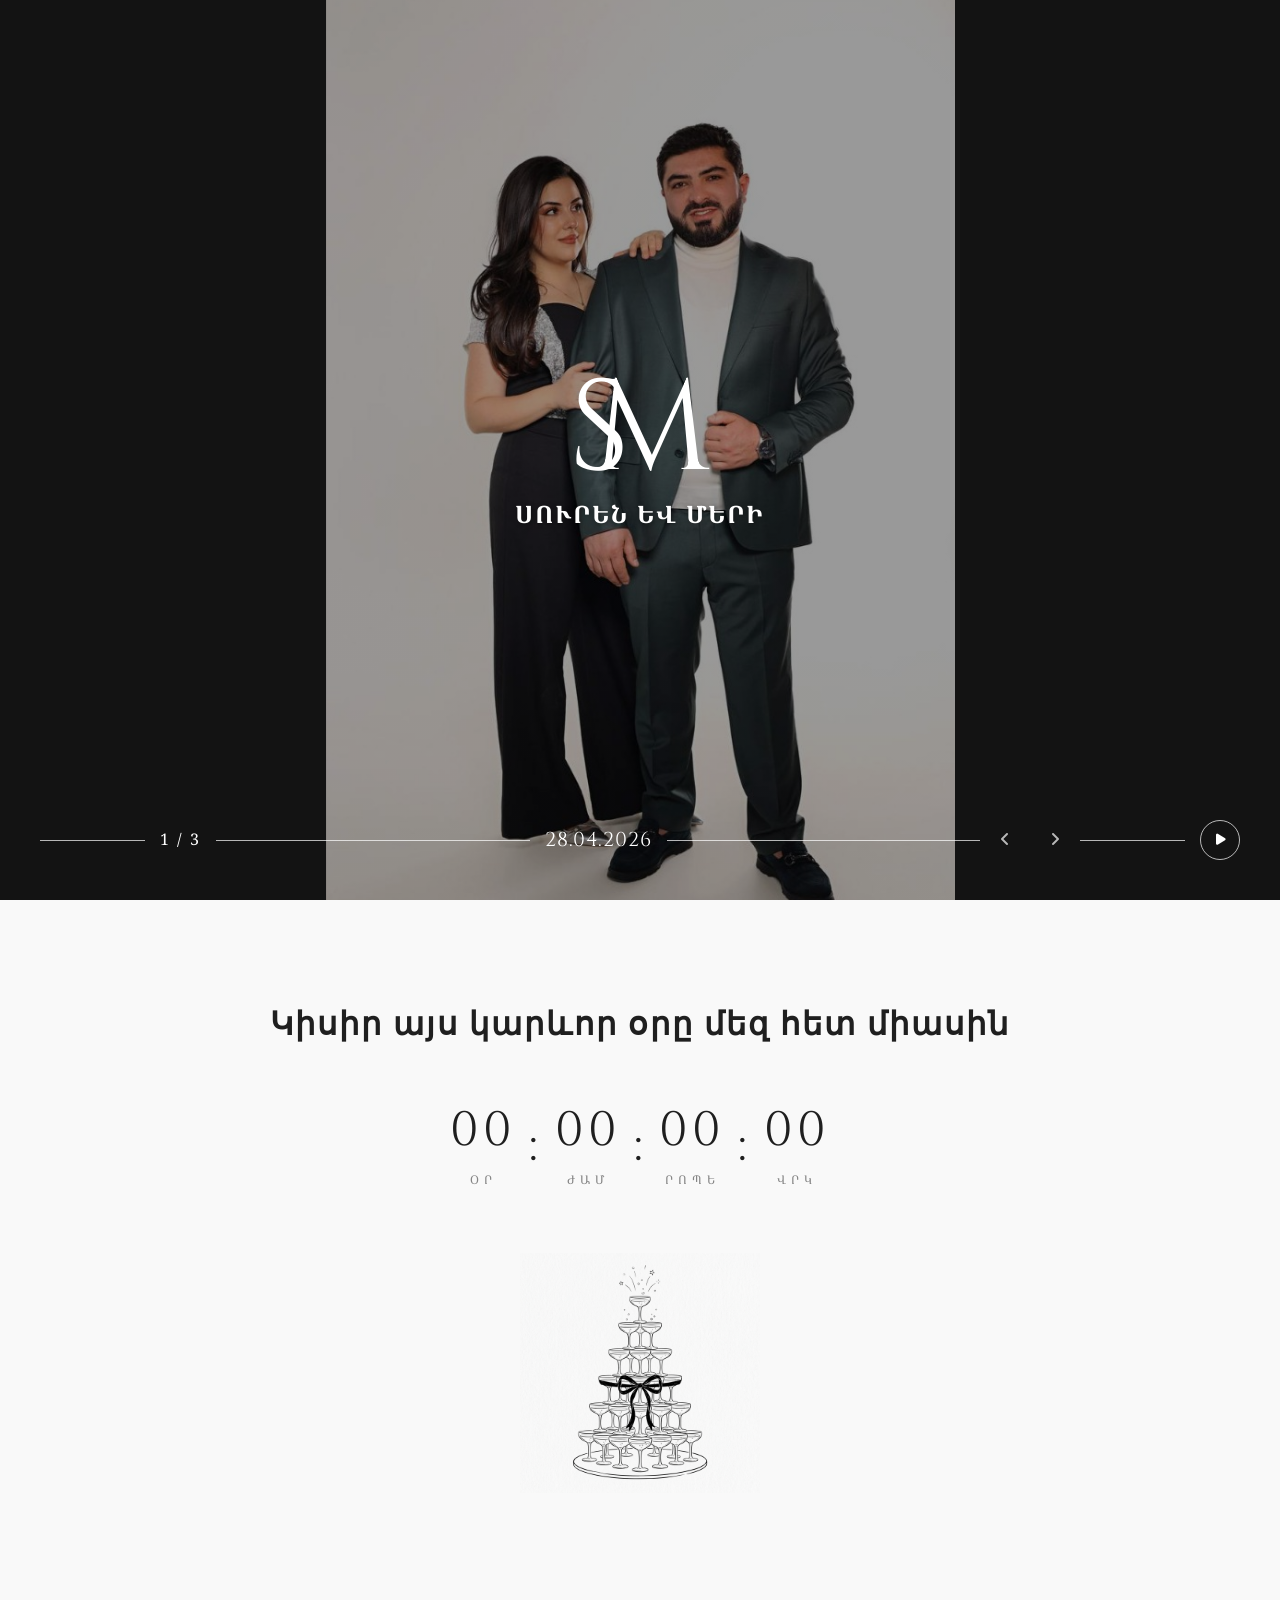
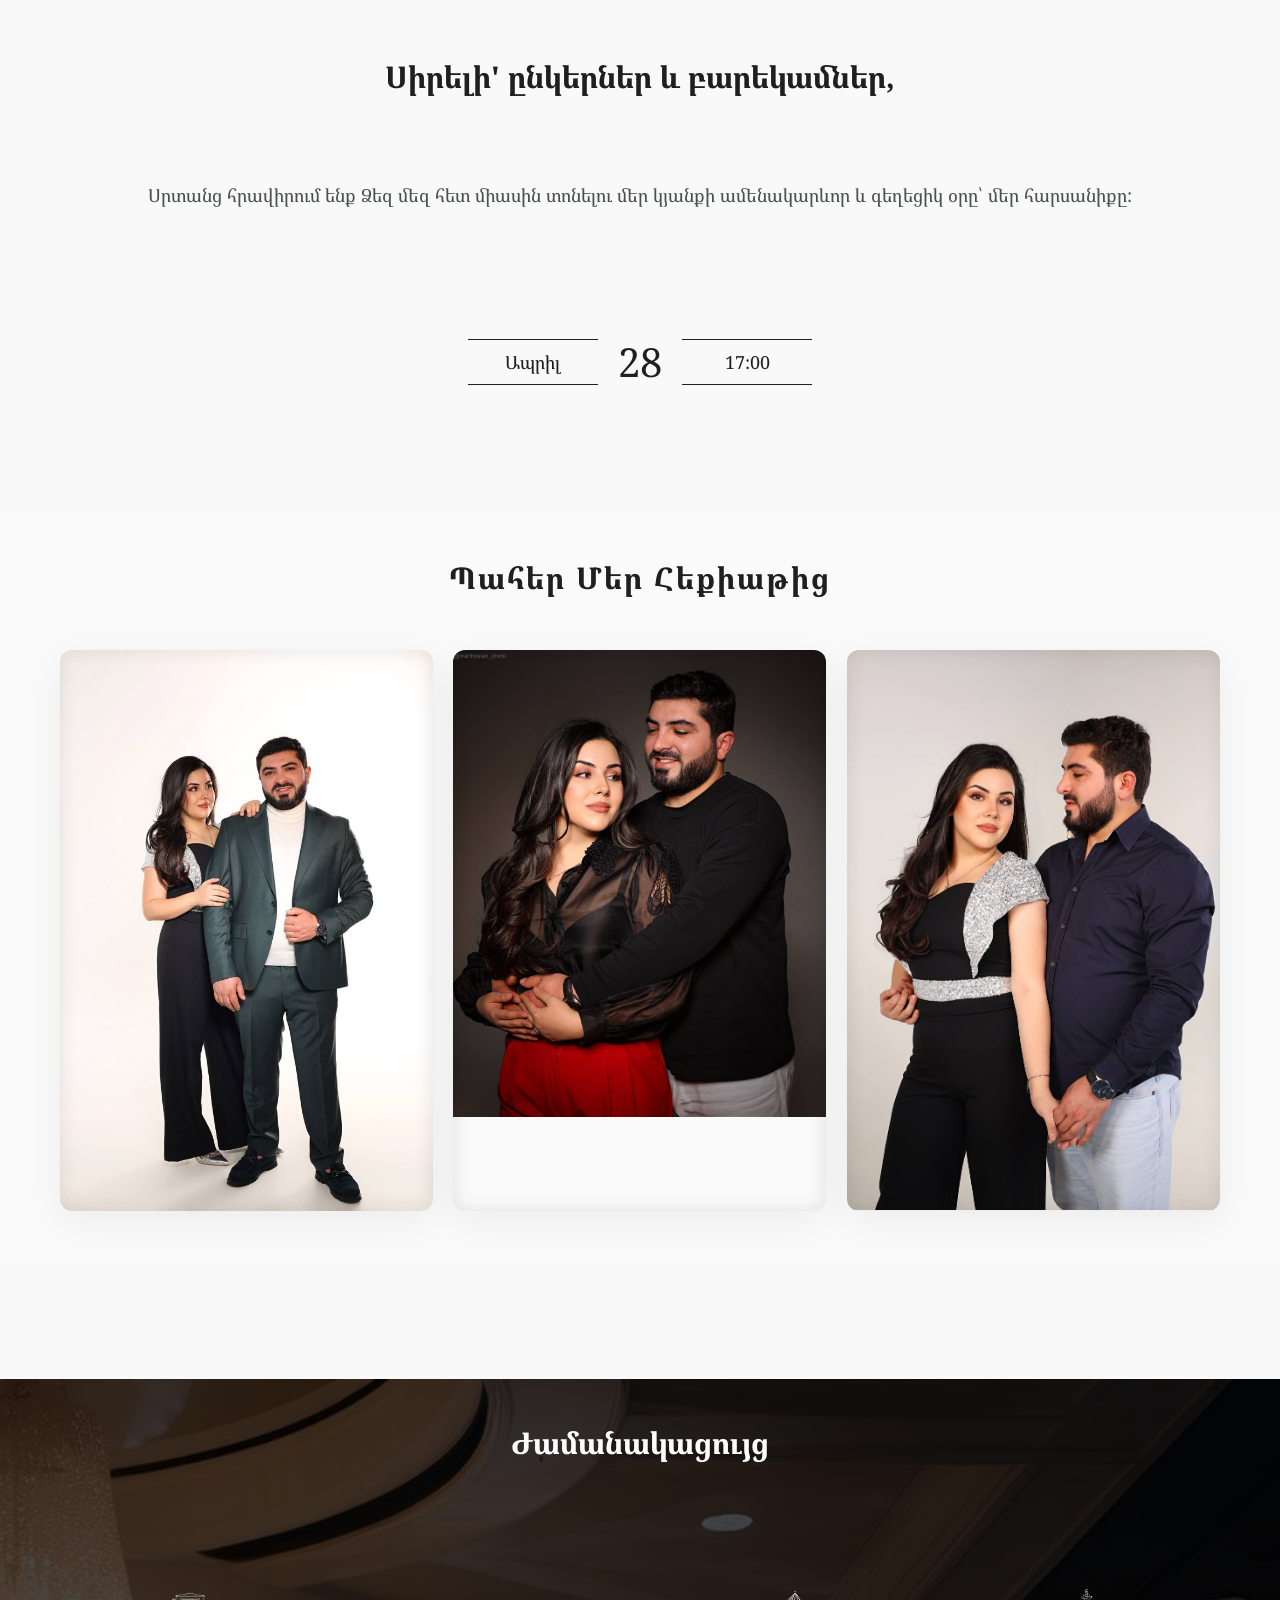
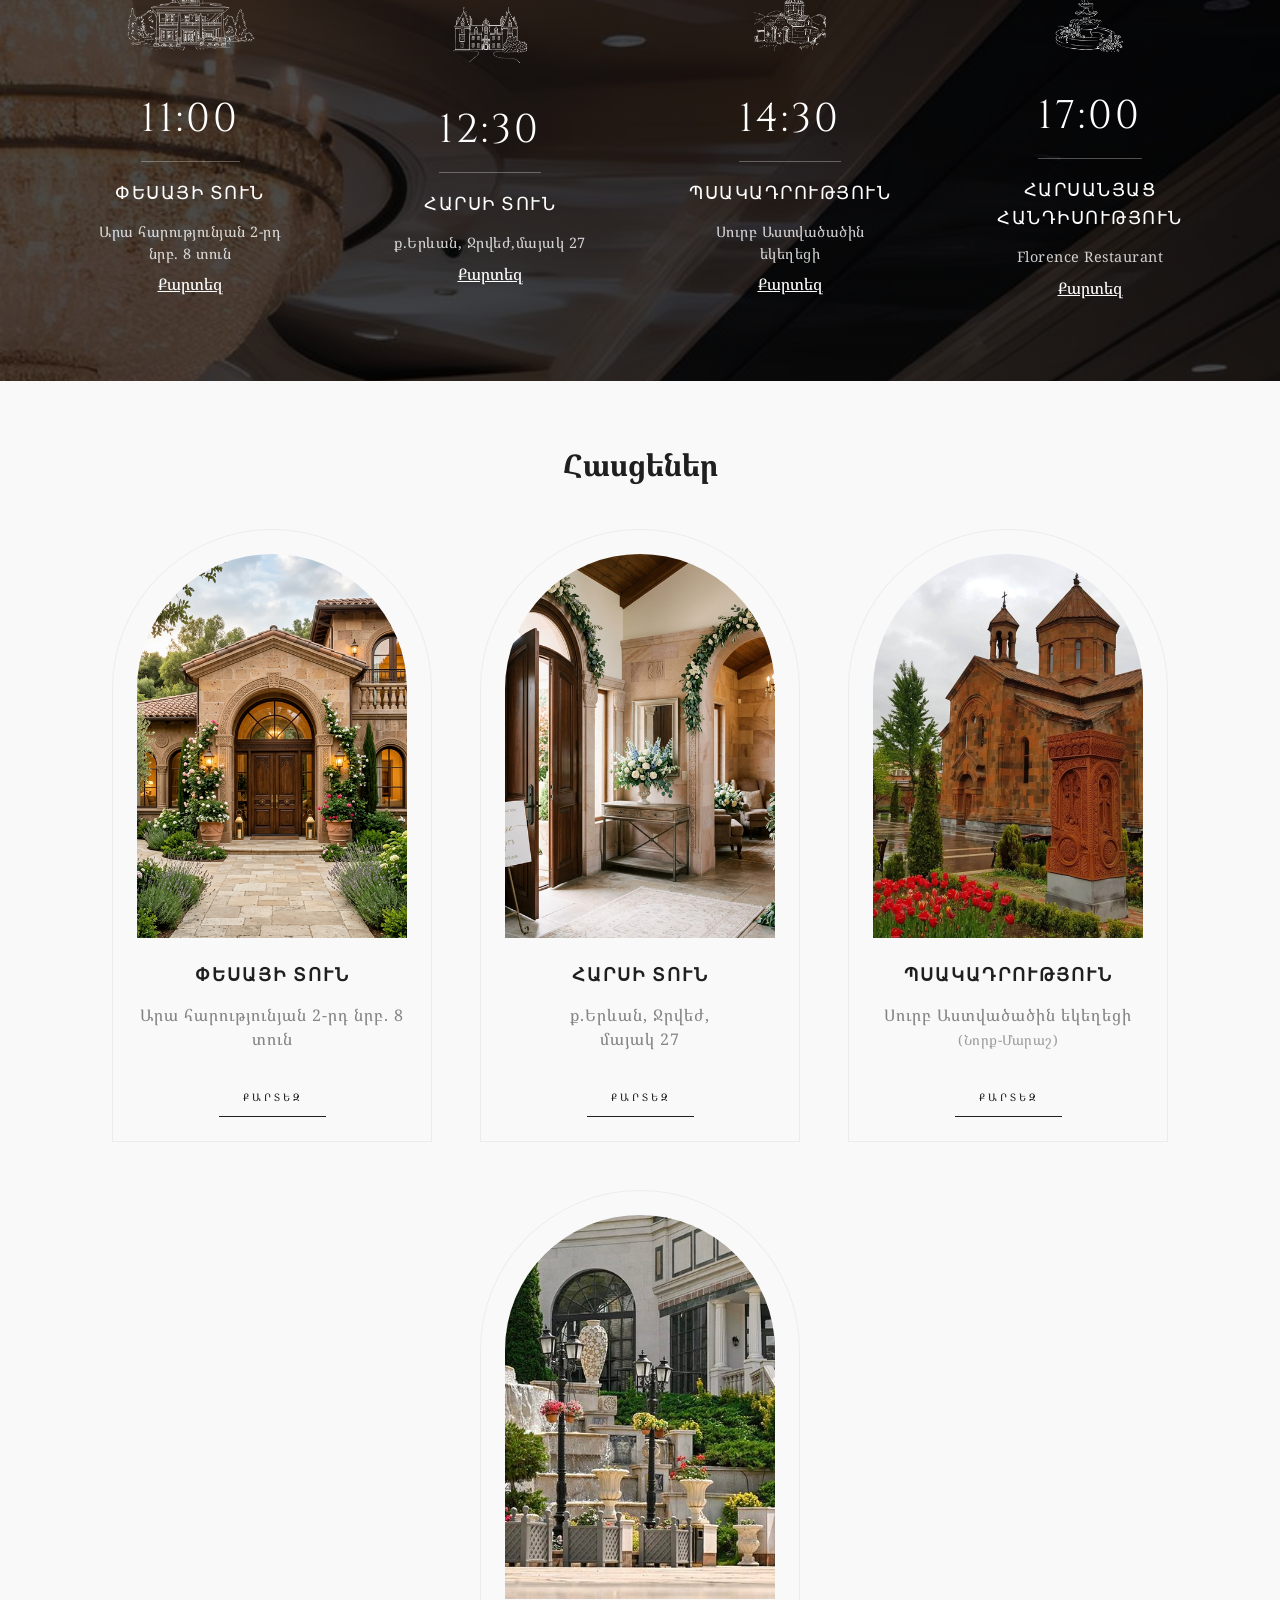
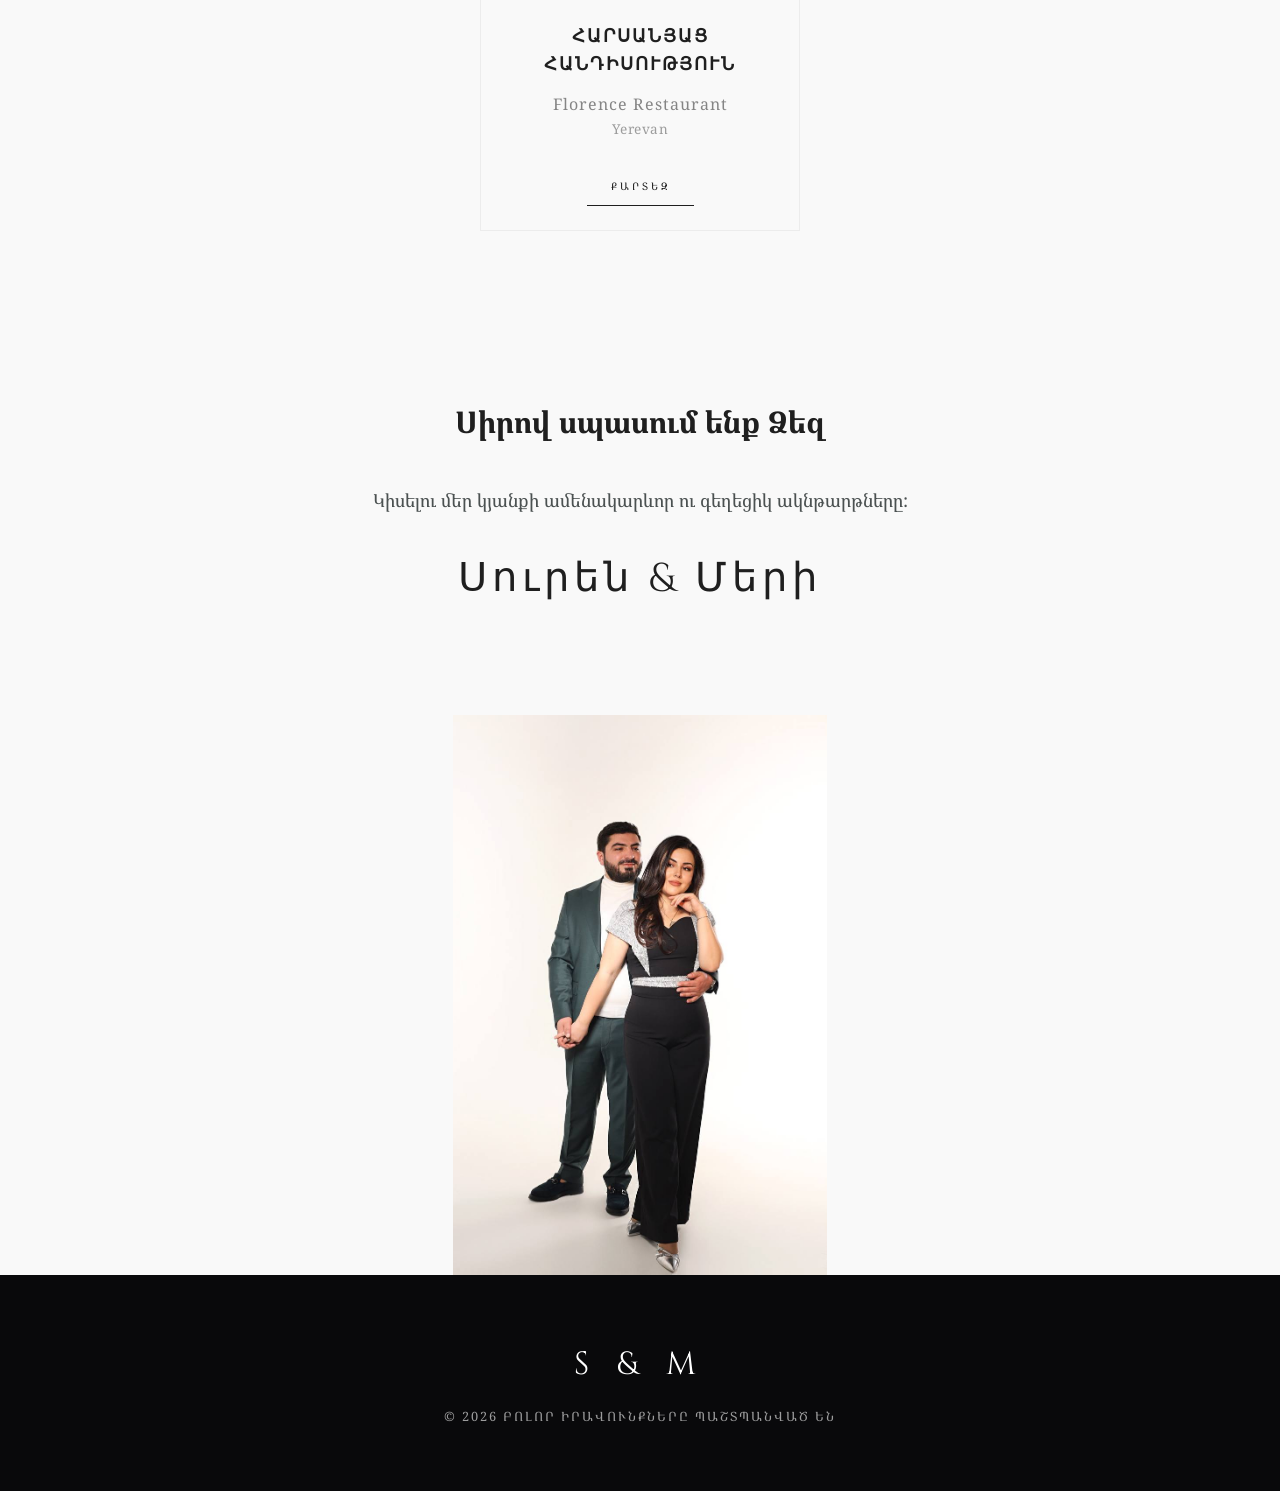
<file: index.html>
<!doctype html>
<html lang="hy">
  <head>
    <meta charset="UTF-8" />
    <meta name="viewport" content="width=device-width, initial-scale=1.0" />
    <title>Հարսանեկան Հրավիրատոմս</title>

    <!-- Fonts -->
    <link rel="preconnect" href="https://fonts.googleapis.com" />
    <link rel="preconnect" href="https://fonts.gstatic.com" crossorigin />
    <link
      href="https://fonts.googleapis.com/css2?family=Cinzel:wght@400;500;600&family=Montserrat:wght@300;400;500;600&family=Noto+Serif+Armenian:wght@300;400;500;600&display=swap"
      rel="stylesheet"
    />

    <!-- Icons -->
    <link
      rel="stylesheet"
      href="https://cdnjs.cloudflare.com/ajax/libs/font-awesome/6.4.0/css/all.min.css"
    />

    <!-- Custom CSS -->
    <link rel="stylesheet" href="style.css" />
  </head>
  <body>
    <!-- Hero Section -->
    <section id="hero" class="hero section-scroll">
      <!-- Background Slider -->
      <div class="hero-slider">
        <div class="slide slide-active">
          <div
            class="slide-bgimg"
            style="
              background-image:
                linear-gradient(rgba(0, 0, 0, 0.4), rgba(0, 0, 0, 0.4)),
                url(&quot;assets/gallery_1_new.jpg&quot;);
            "
          ></div>
        </div>
        <div class="slide">
          <div
            class="slide-bgimg"
            style="
              background-image:
                linear-gradient(rgba(0, 0, 0, 0.4), rgba(0, 0, 0, 0.4)),
                url(&quot;assets/wending_two_image.jpg&quot;);
            "
          ></div>
        </div>
        <div class="slide">
          <div
            class="slide-bgimg"
            style="
              background-image:
                linear-gradient(rgba(0, 0, 0, 0.4), rgba(0, 0, 0, 0.4)),
                url(&quot;assets/wending_three_image.jpg&quot;);
            "
          ></div>
        </div>
      </div>

      <!-- Mobile specific Date -->
      <div class="mobile-top-date reveal fade-down">
        <div class="line"></div>
        <span>28.04.2026</span>
        <div class="line"></div>
      </div>

      <!-- Center Content -->
      <div class="hero-content reveal fade-up">
        <div class="hero-logo-wrap">
          <span class="hero-logo-v">S</span><span class="hero-logo-m">M</span>
        </div>
        <p class="hero-names">ՍՈՒՐԵՆ ԵՎ ՄԵՐԻ</p>
      </div>

      <!-- Bottom Controls -->
      <div class="hero-bottom reveal fade-up delay-1">
        <div class="hero-bottom-container">
          <div class="line flex-1"></div>
          <div class="slide-numbers">
            <span id="current-slide">1</span> / <span id="total-slides">3</span>
          </div>
          <div class="line flex-3"></div>
          <div class="hero-date">28.04.2026</div>
          <div class="line flex-3"></div>
          <div class="hero-arrows">
            <button class="nav-arrow prev-btn">
              <i class="fa-solid fa-angle-left"></i>
            </button>
            <button
              class="nav-arrow"
              style="
                opacity: 0;
                cursor: default;
                pointer-events: none;
                width: 10px;
              "
            ></button>
            <button class="nav-arrow next-btn">
              <i class="fa-solid fa-angle-right"></i>
            </button>
          </div>
          <div class="line flex-1"></div>
          <button class="play-ring-btn" id="musicToggleHero">
            <i class="fa-solid fa-play" id="musicIconHero"></i>
          </button>
        </div>
      </div>
    </section>

    <!-- Countdown Section -->
    <section id="countdown" class="section-padding section-margin text-center">
      <h2 class="countdown-title reveal fade-up">
        Կիսիր այս կարևոր օրը մեզ հետ միասին
      </h2>
      <div class="timer reveal fade-up">
        <div class="time-block">
          <span class="number" id="days">00</span>
          <span class="time-label">ՕՐ</span>
        </div>
        <span class="colon">:</span>
        <div class="time-block">
          <span class="number" id="hours">00</span>
          <span class="time-label">ԺԱՄ</span>
        </div>
        <span class="colon">:</span>
        <div class="time-block">
          <span class="number" id="minutes">00</span>
          <span class="time-label">ՐՈՊԵ</span>
        </div>
        <span class="colon">:</span>
        <div class="time-block">
          <span class="number" id="seconds">00</span>
          <span class="time-label">ՎՐԿ</span>
        </div>
      </div>
      <div class="countdown-decoration reveal fade-up delay-1">
        <img src="assets/champagne.png" alt="Champagne Glasses" />
      </div>
    </section>

    <!-- Invitation Message -->
    <section id="message" class="section-margin section-message text-center">
      <h2 class="section-title reveal fade-up">
        Սիրելի' ընկերներ և բարեկամներ,
      </h2>
      <p class="section-text reveal fade-up delay-1">
        Սրտանց հրավիրում ենք Ձեզ մեզ հետ միասին տոնելու մեր կյանքի ամենակարևոր և
        գեղեցիկ օրը՝ մեր հարսանիքը:
      </p>
    </section>

    <!-- Highlight Date Section -->
    <section id="highlight-date" class="section-margin date-highlight-section">
      <div class="date-box reveal zoom-in">
        <div class="month">
          <p>Ապրիլ</p>
        </div>
        <div class="day">
          <p>28</p>
        </div>
        <div class="hour">
          <p>17:00</p>
        </div>
      </div>
    </section>

    <!-- Photo Gallery -->
    <section
      id="gallery"
      class="gallery section-padding section-margin text-center"
    >
      <h2 class="section-title reveal fade-up">Պահեր Մեր Հեքիաթից</h2>
      <div class="gallery-grid">
        <div class="gallery-item reveal zoom-in">
          <img src="assets/gallery_1_new.jpg" alt="Photo 1" loading="lazy" />
        </div>
        <div class="gallery-item reveal zoom-in delay-1">
          <img
            src="assets/wending_two_image.jpg"
            alt="Photo 2"
            loading="lazy"
          />
        </div>
        <div class="gallery-item reveal zoom-in delay-2">
          <img
            src="assets/wending_three_image.jpg"
            alt="Photo 3"
            loading="lazy"
          />
        </div>
      </div>
    </section>

    <!-- Schedule / Timeline Section -->
    <section
      id="schedule"
      class="schedule section-padding"
      style="
        background-image:
          linear-gradient(rgba(0, 0, 0, 0.7), rgba(0, 0, 0, 0.7)),
          url(&quot;assets/schedule_bg.jpg&quot;);
      "
    >
      <h2 class="section-title text-white text-center reveal fade-up">
        Ժամանակացույց
      </h2>

      <div class="schedule-flex">
        <!-- Groom House -->
        <div class="schedule-item reveal fade-up">
          <div class="schedule-img">
            <img src="assets/schedule_groom.png" alt="Փեսայի Տուն" />
          </div>
          <div class="schedule-info">
            <p class="time">11:00</p>
            <p class="name">Փեսայի Տուն</p>
            <p class="address">Արա հարությունյան 2-րդ նրբ. 8 տուն</p>
            <a
              href="https://yandex.ru/maps/10262/yerevan/?text=Երևան%2C%20Արա%20հարությունյան%202-րդ%20նրբ.%2C%208%20տուն"
              class="map-link"
              target="_blank"
              >Քարտեզ</a
            >
          </div>
        </div>

        <!-- Bride House -->
        <div class="schedule-item reveal fade-up delay-1">
          <div class="schedule-img">
            <img src="assets/schedule_bride.png" alt="Հարսի Տուն" />
          </div>
          <div class="schedule-info">
            <p class="time">12:30</p>
            <p class="name">Հարսի Տուն</p>
            <p class="address">ք.Երևան, Ջրվեժ,մայակ 27</p>
            <a
              href="https://yandex.ru/maps/10262/yerevan/?text=Երևան%2C%20Ջրվեժ%2Cմայակ%2027"
              class="map-link"
              target="_blank"
              >Քարտեզ</a
            >
          </div>
        </div>

        <!-- Church -->
        <div class="schedule-item reveal fade-up delay-2">
          <div class="schedule-img">
            <img src="assets/schedule_church.png" alt="Եկեղեցի" />
          </div>
          <div class="schedule-info">
            <p class="time">14:30</p>
            <p class="name">Պսակադրություն</p>
            <p class="address">Սուրբ Աստվածածին եկեղեցի</p>
            <a
              href="https://yandex.ru/maps/org/surp_astvatsatsin_church/113829443725/?ll=44.540700%2C40.186800&z=17"
              class="map-link"
              target="_blank"
              >Քարտեզ</a
            >
          </div>
        </div>

        <!-- Restaurant -->
        <div class="schedule-item reveal fade-up delay-3">
          <div class="schedule-img">
            <img src="assets/schedule_restaurant.png" alt="Ռեստորան" />
          </div>
          <div class="schedule-info">
            <p class="time">17:00</p>
            <p class="name">Հարսանյաց հանդիսություն</p>
            <p class="address">Florence Restaurant</p>
            <a
              href="https://yandex.ru/maps/org/florence/1066744889/?ll=44.484200%2C40.201600&z=17"
              class="map-link"
              target="_blank"
              >Քարտեզ</a
            >
          </div>
        </div>
      </div>
    </section>

    <!-- Locations Addresses -->
    <section id="locations" class="locations section-margin">
      <h2 class="section-title text-center reveal fade-up">Հասցեներ</h2>

      <div class="address-wrapper">
        <!-- Groom's House -->
        <div class="address-item reveal fade-up">
          <div class="address-img-wrap reveal zoom-in">
            <img
              src="assets/groom_house.png"
              alt="Փեսայի Տուն"
              class="img-arched"
            />
          </div>
          <div class="address-details">
            <h3 class="address-type" style="font-size: 1.1rem">Փեսայի Տուն</h3>
            <p class="address-text">Արա հարությունյան 2-րդ նրբ. 8 տուն</p>
            <a
              href="https://yandex.ru/maps/10262/yerevan/?text=Երևան%2C%20Արա%20հարությունյան%202-րդ%20նրբ.%2C%208%20տուն"
              class="address-link"
              target="_blank"
              >Քարտեզ</a
            >
          </div>
        </div>

        <!-- Bride's House -->
        <div class="address-item reveal fade-up delay-1">
          <div class="address-img-wrap reveal zoom-in delay-1">
            <img
              src="assets/bride_house.png"
              alt="Հարսի Տուն"
              class="img-arched"
            />
          </div>
          <div class="address-details">
            <h3 class="address-type" style="font-size: 1.1rem">Հարսի Տուն</h3>
            <p class="address-text">ք.Երևան, Ջրվեժ,<br />մայակ 27</p>
            <a
              href="https://yandex.ru/maps/10262/yerevan/?text=Երևան%2C%20Ջրվեժ%2Cմայակ%2027"
              class="address-link"
              target="_blank"
              >Քարտեզ</a
            >
          </div>
        </div>

        <!-- Church -->
        <div class="address-item reveal fade-up delay-2">
          <div class="address-img-wrap reveal zoom-in delay-2">
            <img
              src="assets/church.jpg"
              alt="Սուրբ Աստվածածին եկեղեցի"
              class="img-arched"
            />
          </div>
          <div class="address-details">
            <h3 class="address-type" style="font-size: 1.1rem">
              Պսակադրություն
            </h3>
            <p class="address-text">
              Սուրբ Աստվածածին եկեղեցի<br /><span class="address-subtext"
                >(Նորք-Մարաշ)</span
              >
            </p>
            <a
              href="https://yandex.ru/maps/org/surp_astvatsatsin_church/113829443725/?ll=44.540700%2C40.186800&z=17"
              class="address-link"
              target="_blank"
              >Քարտեզ</a
            >
          </div>
        </div>

        <!-- Restaurant -->
        <div class="address-item reveal fade-up delay-3">
          <div class="address-img-wrap reveal zoom-in delay-3">
            <img
              src="assets/restaurant.jpg"
              alt="Florence Restaurant"
              class="img-arched"
            />
          </div>
          <div class="address-details">
            <h3 class="address-type" style="font-size: 1.1rem">
              Հարսանյաց հանդիսություն
            </h3>
            <p class="address-text">
              Florence Restaurant<br /><span class="address-subtext"
                >Yerevan</span
              >
            </p>
            <a
              href="https://yandex.ru/maps/org/florence/1066744889/?ll=44.484200%2C40.201600&z=17"
              class="address-link"
              target="_blank"
              >Քարտեզ</a
            >
          </div>
        </div>
      </div>
    </section>

    <!-- Closing Message -->
    <section class="closing-section section-padding text-center">
      <div class="closing-content reveal fade-up">
        <h2 class="section-title">Սիրով սպասում ենք Ձեզ</h2>
        <p class="section-text" style="max-width: 600px; margin: 0 auto 2rem">
          Կիսելու մեր կյանքի ամենակարևոր ու գեղեցիկ ակնթարթները:
        </p>
        <div
          class="closing-names"
          style="
            font-family: var(--f-heading);
            font-size: 2.5rem;
            letter-spacing: 5px;
            color: var(--c-dark-text);
          "
        >
          Սուրեն & Մերի
        </div>
      </div>
    </section>

    <!-- Footer Banner -->
    <div
      class="footer-banner reveal zoom-in"
      style="
        width: 100%;
        height: 40rem;
        overflow: hidden;
        margin-top: 4rem;
        background-color: var(--c-bg);
      "
    >
      <img
        src="assets/wending_four_image.jpg"
        alt="Suren & Meri Footer"
        style="
          width: 100%;
          height: 100%;
          object-fit: contain;
          object-position: center;
        "
      />
    </div>

    <!-- Final Footer -->
    <footer
      class="footer text-center"
      style="background-color: #09090b; padding: 3rem 0; color: #fff"
    >
      <div class="footer-container">
        <div
          class="footer-logo"
          style="
            font-family: var(--f-heading);
            font-size: 2rem;
            letter-spacing: 10px;
            margin-bottom: 1rem;
          "
        >
          S & M
        </div>
        <p
          class="credits"
          style="font-size: 0.8rem; opacity: 0.6; letter-spacing: 2px"
        >
          &copy; 2026 Բոլոր իրավունքները պաշտպանված են
        </p>
      </div>
    </footer>

    <audio id="bgMusic" autoplay loop>
      <!-- Actual music from w114 -->
      <source
        src="https://templates.invito.am/Wedding/wedding14/public/media/Sirusho%20Sirt.mp3?1"
        type="audio/mpeg"
      />
    </audio>

    <!-- Scripts -->
    <script src="app.js"></script>
  </body>
</html>
</file>
<file: style.css>
/* =========================================
   VARIABLES & SETUP
========================================= */
:root {
  --c-dark-text: #1f1f1f;
  --c-gray-text: #858585;
  --c-bg: #f9f9f9; /* Off-white to match image background */
  
  --f-heading: 'Cinzel', serif;
  --f-body: 'Noto Serif Armenian', 'Montserrat', sans-serif;
  
  --trans-fast: 0.3s ease;
  --trans-slow: 1.5s ease-in-out;
}

* {
  margin: 0;
  padding: 0;
  box-sizing: border-box;
}

html {
  font-size: 16px;
  scroll-behavior: smooth;
}

body {
  font-family: var(--f-body);
  color: var(--c-dark-text);
  background-color: var(--c-bg);
  line-height: 1.6;
  overflow-x: hidden;
}

a {
  text-decoration: none;
  color: inherit;
  transition: all var(--trans-fast);
}

img {
  max-width: 100%;
  display: block;
  user-select: none;
}

.section-margin {
  margin: 3.75rem auto 7.5rem auto;
}

.section-padding {
  padding: 2.5rem 0;
}

.text-center {
  text-align: center;
}

.text-white {
  color: #fff !important;
}

.bg-white {
  background-color: #ffffff;
}

.section-title {
  font-size: 1.875rem;
  font-weight: 700;
  margin-bottom: 2.5rem;
}

.font-cinzel {
  font-family: var(--f-heading);
}

/* =========================================
   HERO SECTION
========================================= */
.hero {
  position: relative;
  width: 100%;
  height: 100dvh;
  min-height: 600px;
  background-color: #000;
  color: #fff;
  overflow: hidden;
  display: flex;
  flex-direction: column;
  align-items: center;
  justify-content: center;
}

.hero-slider {
  position: absolute;
  top: 0; left: 0;
  width: 100%; height: 100%;
  z-index: 1;
}

.slide {
  position: absolute;
  top: 0; left: 0;
  width: 100%; height: 100%;
  opacity: 0;
  transition: opacity 1.5s ease-in-out;
}

.slide.slide-active {
  opacity: 1;
}

.slide-bgimg {
  position: absolute;
  top: 0;
  left: 0;
  width: 100%;
  height: 100%;
  background-size: cover !important;
  background-position: top center !important;
  background-repeat: no-repeat !important;
  transition: transform 8s linear;
  transform: scale(1);
}


.slide.slide-active .slide-bgimg {
  transform: scale(1.05);
}

/* Center Content */
.hero-content {
  /* Centered via flexbox on .hero */
  margin: 0;
  z-index: 10;
  text-align: center;
  color: #fff;
}

.hero-logo-wrap {
  display: flex;
  justify-content: center;
  align-items: center;
  font-family: var(--f-heading);
  font-size: 8rem;
  line-height: 1;
  color: #fff;
  margin: 0 auto; /* Center block horizontally */
  text-align: center;
  position: relative;
}

.hero-logo-v {
  position: relative;
  z-index: 2;
  margin-right: -0.3em; /* Adjust overlap */
}

.hero-logo-m {
  position: relative;
  z-index: 1;
}

.hero-names {
  font-size: 1.5rem;
  font-weight: 700;
  text-transform: uppercase;
  letter-spacing: 2px;
  text-shadow: 1px 1px 5px rgba(0,0,0,0.4);
  font-family: var(--f-body);
}

/* Bottom Controls */
.hero-bottom {
  position: absolute;
  bottom: 2.5rem;
  left: 0;
  width: 100%;
  padding: 0 40px;
  z-index: 10;
  color: #fff;
}

.hero-bottom-container {
  display: flex;
  align-items: center;
  justify-content: space-between;
  width: 100%;
  gap: 15px;
}

.hero-bottom-container .line {
  height: 1px;
  background-color: rgba(255, 255, 255, 0.7);
}

.hero-bottom-container .flex-1 { flex: 1; }
.hero-bottom-container .flex-3 { flex: 3; }

.slide-numbers {
  font-size: 1rem;
  font-family: var(--f-body);
  letter-spacing: 2px;
  white-space: nowrap;
}

.hero-date {
  font-size: 1.25rem;
  font-family: var(--f-heading);
  letter-spacing: 1px;
  white-space: nowrap;
}

.hero-arrows {
  display: flex;
  align-items: center;
  gap: 10px;
}

.nav-arrow {
  background: none;
  border: none;
  color: #fff;
  font-size: 1rem;
  cursor: pointer;
  opacity: 0.7;
  transition: opacity var(--trans-fast);
  padding: 5px;
}

.nav-arrow:hover {
  opacity: 1;
}

.play-ring-btn {
  width: 40px;
  height: 40px;
  border-radius: 50%;
  border: 1px solid rgba(255, 255, 255, 0.7);
  background: none;
  color: #fff;
  display: flex;
  justify-content: center;
  align-items: center;
  cursor: pointer;
  transition: transform 0.3s, background 0.3s;
  flex-shrink: 0;
}

.play-ring-btn:hover {
  background: rgba(255, 255, 255, 0.2);
}

/* Countdown Divider */
.countdown-divider {
  width: 60%;
  max-width: 300px;
  height: 2px;
  margin: 2rem auto;
  background: linear-gradient(to right, transparent, #fff, transparent);
  border-radius: 1px;
}

.play-ring-btn i {
  font-size: 0.8rem;
  margin-left: 2px; /* Visual balance for play icon */
}

/* Mobile Top Date */
.mobile-top-date {
  display: none;
}

/* ==================== Mobile Responsive Adjustments ==================== */

/* =========================================
   COUNTDOWN SECTION
========================================= */
.countdown-title {
  font-family: var(--f-heading);
  font-size: 2rem;
  color: var(--c-dark-text);
  margin-bottom: 3.5rem;
  letter-spacing: 2px;
}

.timer {
  display: flex;
  justify-content: center;
  align-items: center;
}

.time-block {
  display: flex;
  flex-direction: column;
  align-items: center;
}

.time-block .number, .timer .colon {
  font-size: 3rem;
  font-family: var(--f-heading);
  font-weight: 300;
  color: var(--c-dark-text);
  line-height: 1;
  letter-spacing: 4px;
}

.time-label {
  font-family: var(--f-body);
  font-size: 0.75rem;
  letter-spacing: 0.3rem;
  color: var(--c-gray-text);
  margin-top: 15px;
  text-transform: uppercase;
}

.timer .colon {
  margin: 0 0.8rem;
  transform: translateY(-2px);
}

.countdown-decoration {
  margin-top: 4rem;
  display: flex;
  justify-content: center;
}

.countdown-decoration img {
  width: 15rem;
  max-width: 100%;
  height: auto;
  mix-blend-mode: darken; /* Removes white background */
}


/* =========================================
   INVITATION MESSAGE
========================================= */
#message {
  width: 100%;
  max-width: 75rem;
  display: flex;
  flex-direction: column;
  gap: 2.5rem;
  padding: 0 20px;
}

.icon-wrap {
  width: 14.375rem;
  margin: 0 auto;
}

.section-icon {
  font-size: 8rem;
  color: var(--c-dark-text);
  margin-bottom: 20px;
}

.section-text {
  font-size: 1.125rem;
  color: #4b5151;
}

/* =========================================
   HIGHLIGHT DATE
========================================= */
.date-highlight-section {
  display: flex;
}

.date-box {
  display: grid;
  grid-template-columns: 8.125rem auto 8.125rem;
  align-items: center;
  gap: 1.25rem;
  margin: 0 auto;
}

.date-box .month, .date-box .hour {
  border-top: 1px solid var(--c-dark-text);
  border-bottom: 1px solid var(--c-dark-text);
  padding: 0.5rem 0;
  font-size: 1.125rem;
  text-align: center;
}

.date-box .day {
  font-size: 2.5rem;
  text-align: center;
}

/* =========================================
   PHOTO GALLERY
========================================= */
.gallery {
  width: 100%;
  background-color: #fafafa;
  padding-bottom: 3rem;
}

.gallery .section-title {
  margin-bottom: 3rem;
  letter-spacing: 2px;
}

.gallery-grid {
  display: flex;
  flex-wrap: wrap;
  justify-content: center;
  gap: 20px;
  max-width: 1200px;
  margin: 0 auto;
  padding: 0 20px;
}

.gallery-grid {
  column-count: 1;
  column-gap: 20px;
  max-width: 1200px;
  margin: 0 auto;
  padding: 0 20px;
}

.gallery-item {
  flex: 1 1 calc(33.333% - 20px);
  min-width: 300px;
  max-width: 380px;
  position: relative;
  overflow: hidden;
  border-radius: 12px;
  box-shadow: 0 10px 40px rgba(0,0,0,0.06);
  cursor: pointer;
}

.gallery-item::after {
  content: '';
  position: absolute;
  top: 0; left: 0; right: 0; bottom: 0;
  box-shadow: inset 0 0 20px rgba(0,0,0,0.1); /* Subtle inner shadow */
  pointer-events: none;
}

.gallery-item img {
  display: block;
  width: 100%;
  height: auto; /* Natural aspect ratio instead of stretching */
  transition: transform 0.8s cubic-bezier(0.25, 0.46, 0.45, 0.94);
}

.gallery-item:hover {
  box-shadow: 0 15px 50px rgba(0,0,0,0.12);
}

.gallery-item:hover img {
  transform: scale(1.05);
}

/* =========================================
   SCHEDULE SECTION
========================================= */
.schedule {
  background-size: cover !important;
  background-repeat: no-repeat !important;
  display: flex;
  flex-direction: column;
  gap: 5rem;
  padding: 40px 20px 80px;
}

.schedule-flex {
  display: flex;
  align-items: center;
  justify-content: center;
  gap: 6.25rem;
  flex-wrap: wrap;
}

.schedule-item {
  display: flex;
  flex-direction: column;
  align-items: center;
  gap: 1rem;
  color: #fff;
  text-align: center;
  width: 200px;
}

.schedule-img img {
  height: 65px;
  width: auto;
  margin-bottom: 1rem;
  filter: brightness(0) invert(1);
  opacity: 0.9;
  transition: transform var(--trans-slow);
}

.schedule-item:hover .schedule-img img {
  transform: scale(1.1);
}

.schedule-info {
  display: flex;
  flex-direction: column;
  gap: 0.5rem;
  align-items: center;
}

.schedule-info .time {
  font-size: 2.5rem;
  font-family: var(--f-heading);
  letter-spacing: 3px;
  border-bottom: 1px solid rgba(255, 255, 255, 0.3);
  padding-bottom: 10px;
  margin-bottom: 10px;
}

.schedule-info .name {
  font-size: 1.1rem;
  font-weight: 500;
  letter-spacing: 1.5px;
  font-family: var(--f-heading);
  text-transform: uppercase;
  margin-bottom: 5px;
}

.schedule-info .address {
  font-size: 0.9rem;
  opacity: 0.8;
  letter-spacing: 0.5px;
  line-height: 1.5;
}

.map-link {
  color: #fff;
  text-decoration: underline;
}

/* =========================================
   LOCATIONS SECTION
========================================= */
.locations {
  margin-bottom: 8rem;
}

.address-wrapper {
  display: flex;
  flex-direction: row;
  flex-wrap: wrap;
  justify-content: center;
  align-items: flex-start;
  gap: 3rem;
  padding: 0 1rem;
  max-width: 1300px;
  margin: 0 auto;
}

.address-item {
  width: 100%;
  max-width: 20rem;
  display: flex;
  flex-direction: column;
  gap: 1.5rem;
  margin: 0;
  text-align: center;
  padding: 1.5rem;
  border: 1px solid rgba(0, 0, 0, 0.05); /* Very subtle elegant border */
  border-radius: 12rem 12rem 0 0;
  background-color: var(--c-bg);
}

.address-img-wrap {
  width: 100%;
  height: 24rem;
  overflow: hidden;
  border-radius: 12rem 12rem 0 0; /* Beautiful arched top */
  transition: transform 0.8s ease;
}

.address-img-wrap:hover {
  transform: translateY(-8px);
}

.img-arched {
  width: 100%;
  height: 100%;
  object-fit: cover;
  transition: transform 1.5s ease;
}

.address-img-wrap:hover .img-arched {
  transform: scale(1.05); /* Slight romantic zoom on hover */
}

.address-details {
  display: flex;
  flex-direction: column;
  align-items: center;
  gap: 0.8rem;
}

.address-type {
  font-family: var(--f-heading);
  font-size: 1.2rem;
  color: var(--c-dark-text);
  letter-spacing: 2px;
  text-transform: uppercase;
}

.address-text {
  font-family: var(--f-body);
  color: var(--c-gray-text);
  font-size: 1rem;
  letter-spacing: 1px;
  line-height: 1.5;
}

.address-subtext {
  font-size: 0.85rem;
  opacity: 0.8;
  letter-spacing: 0.5px;
}

.address-link {
  width: fit-content;
  margin: 1rem auto 0 auto;
  background-color: transparent;
  color: var(--c-dark-text);
  font-family: var(--f-body);
  font-size: 0.65rem;
  text-transform: uppercase;
  letter-spacing: 3px;
  padding: 0.6rem 1.5rem;
  border-bottom: 1px solid var(--c-dark-text);
  transition: all 0.5s ease;
}

.address-link:hover {
  background-color: transparent;
  color: var(--c-gray-text);
  border-bottom: 1px solid var(--c-gray-text);
  transform: translateY(-2px);
}

/* =========================================
   RSVP BLOCK
========================================= */
.rsvp {
  width: 100%;
  max-width: 62.5rem;
  display: flex;
  flex-direction: column;
  gap: 2.5rem;
  padding: 0 20px;
}

.rsvp-form {
  width: 100%;
  display: flex;
  flex-direction: column;
  gap: 1.25rem;
  margin: 0 auto;
}

.form-question {
  margin-bottom: 1.25rem;
  font-weight: 600;
}

.radio-label {
  color: var(--c-gray-text);
  cursor: pointer;
  display: inline-block;
  margin-bottom: 5px;
}

.rsvp-form input[type="radio"] {
  accent-color: var(--c-dark-text);
  margin-right: 5px;
}

.row-inputs {
  display: flex;
  gap: 1rem;
}

.rsvp-form input:not([type="radio"]) {
  width: 100%;
  height: 2.5rem;
  border-radius: 2.25rem;
  border: 1px solid var(--c-gray-text);
  padding: 0.875rem;
  font-family: var(--f-body);
  outline: none;
}

.btn-submit {
  background-color: var(--c-dark-text);
  color: white;
  border: none;
  border-radius: 2.25rem;
  font-size: 1rem;
  padding: 8px 20px;
  cursor: pointer;
  transition: opacity 0.3s;
}

.btn-submit:hover {
  opacity: 0.8;
}

/* =========================================
   FOOTER
========================================= */
.footer-banner {
  width: 100%;
  height: 35rem !important;
  margin-top: 4rem;
}

.footer-banner img {
  width: 100%;
  height: 100%;
  object-fit: contain !important;
  object-position: center !important;
}

.footer {
  background-color: #09090b;
  padding: 4rem 0 !important;
  color: #fff;
}

.footer-logo {
  font-family: var(--f-heading);
  font-size: 2.2rem;
  letter-spacing: 12px;
  margin-bottom: 1.5rem;
  color: #fff;
}

.credits {
  font-size: 0.8rem;
  opacity: 0.5;
  letter-spacing: 2px;
  text-transform: uppercase;
}

/* Responsive Footer Banner */
@media screen and (max-width: 768px) {
  .footer-banner { height: 35rem !important; }
  .closing-names { font-size: 2rem !important; }
}
@media screen and (max-width: 425px) {
  .footer-banner { height: 30rem !important; }
  .closing-names { font-size: 1.8rem !important; }
  .footer-logo { font-size: 1.8rem; letter-spacing: 8px; }
}

/* =========================================
   MUSIC PLAYER
========================================= */
.music-floating {
  position: fixed;
  bottom: 3%;
  right: 1%;
  z-index: 99;
  height: 5rem;
  border-radius: 1.25rem;
  padding: 0 1.125rem;
  display: flex;
  align-items: center;
  gap: 1rem;
}

.song-info {
  font-size: 1.3rem;
  color: #fff;
  text-align: right;
  line-height: 1.2;
}

.song-name {
  font-size: 1.1rem;
}

.play-btn {
  width: 2.75rem;
  height: 2.75rem;
  border-radius: 50%;
  background-color: #09090b;
  box-shadow: inset 13.78px 13.78px 20.67px 0px rgba(255,255,255,0.4);
  border: none;
  color: #fff;
  display: flex;
  justify-content: center;
  align-items: center;
  cursor: pointer;
}

.play-btn i {
  font-size: 0.9rem;
}

/* =========================================
   ANIMATIONS
========================================= */
.reveal {
  opacity: 0;
  visibility: hidden;
  will-change: transform, opacity;
}

.reveal.active {
  opacity: 1;
  visibility: visible;
}

.fade-up {
  transform: translateY(40px);
  transition: opacity var(--trans-slow), transform var(--trans-slow);
}
.fade-up.active { transform: translateY(0); }

.fade-down {
  transform: translateY(-40px);
  transition: opacity var(--trans-slow), transform var(--trans-slow);
}
.fade-down.active { transform: translateY(0); }

.zoom-in {
  transform: scale(0.95);
  transition: opacity var(--trans-slow), transform var(--trans-slow);
}
.zoom-in.active { transform: scale(1); }

.delay-1 { transition-delay: 0.2s; }
.delay-2 { transition-delay: 0.4s; }
.delay-3 { transition-delay: 0.6s; }
.delay-4 { transition-delay: 0.8s; }

/* =========================================
   RESPONSIVE DESIGN (Consolidated)
========================================= */

/* Tablets & Desktop (Handle Vertical Portrait Photos) */
@media screen and (min-width: 769px) {
  .slide-bgimg {
    background-size: contain !important;
    background-position: center !important;
    background-color: var(--c-dark-text);
  }
}

/* Tablet / Small Desktop (max-width: 1024px) */
@media screen and (max-width: 1024px) {
  .hero-logo-wrap { font-size: 7rem; }
  .gallery-item { flex: 1 1 calc(33.333% - 20px); }
  .schedule-flex { gap: 4rem; }
}

/* Tablet Portrait (max-width: 768px) */
@media screen and (max-width: 768px) {
  .hero-logo-wrap { font-size: 5.5rem; }
  .hero-names { font-size: 1.2rem; }
  
  .desktop-date { display: none; }
  .mobile-top-date {
    display: flex;
    position: absolute;
    top: 10%; 
    left: 0; right: 0;
    margin: 0 auto;
    width: 85%;
    align-items: center;
    gap: 1rem;
    color: #fff;
    z-index: 10;
  }
  .mobile-top-date .line { flex: 1; height: 1px; background: rgba(255,255,255,0.6); }
  .mobile-top-date span { font-size: 0.9rem; font-family: var(--f-heading); letter-spacing: 3px; }
  
  .gallery-item { flex: 1 1 calc(50% - 20px); min-width: 250px; }
  .schedule-flex { gap: 2.5rem; }
  .row-inputs { flex-direction: column; }
  
  .date-box {
    grid-template-columns: 1fr;
    gap: 0.5rem;
  }
  .date-box .month, .date-box .hour {
    border: none;
    border-top: 1px solid var(--c-dark-text);
    border-bottom: 1px solid var(--c-dark-text);
    width: 6rem;
    margin: 0 auto;
  }
}

/* Big Mobile (max-width: 600px) */
@media screen and (max-width: 600px) {
  .hero { min-height: 100dvh; }
  .hero-logo-wrap { font-size: 4.5rem; }
  .hero-names { font-size: 1rem; letter-spacing: 2px; }
  
  .hero-bottom { bottom: 2rem; padding: 0 20px; }
  .hero-bottom-container { flex-direction: row; justify-content: space-between; align-items: center; }
  .hero-date { display: none; }
  .hero-bottom-container .line { display: none; }
  .slide-numbers, .hero-arrows, .play-ring-btn { margin: 0; }
  .nav-arrow { font-size: 1.1rem; }

  .countdown-title { font-size: 1.3rem; margin-bottom: 2rem; padding: 0 10px; line-height: 1.4; }
  .time-block .number, .timer .colon { font-size: 1.8rem; letter-spacing: 1px; }
  .time-label { letter-spacing: 0.1rem; font-size: 0.55rem; margin-top: 10px; }
  .timer .colon { margin: 0 0.2rem; }
  .countdown-decoration img { width: 9rem; }

  .gallery-item { flex: 1 1 calc(50% - 12px); min-width: 200px; }
  .locations { margin-bottom: 4rem; }
  .address-wrapper { gap: 1.5rem; }
  .address-item { max-width: 17rem; padding: 1.25rem; border-radius: 9rem 9rem 0 0; }
  .address-img-wrap { height: 18rem; border-radius: 9rem 9rem 0 0; }
  .address-type { font-size: 1rem; }
}

/* Small Mobile (max-width: 425px) */
@media screen and (max-width: 425px) {
  .hero-logo-wrap { font-size: 4rem; }
  .hero-names { font-size: 0.9rem; }
  .countdown-title { font-size: 1.2rem; }
  .time-block .number, .timer .colon { font-size: 1.6rem; }
  .gallery-item { flex: 1 1 100%; max-width: 100%; }
  .schedule-item { width: 100%; max-width: 280px; }
  .schedule-info .time { font-size: 2rem; }
  .address-item { max-width: 100%; border-radius: 12rem 12rem 0 0; }
  .address-img-wrap { height: 22rem; border-radius: 12rem 12rem 0 0; }
}

/* Tiny Mobile (max-width: 320px) */
@media screen and (max-width: 320px) {
  .hero-logo-wrap { font-size: 3.2rem; }
  .hero-names { font-size: 0.8rem; letter-spacing: 1px; }
  .countdown-title { font-size: 1.1rem; }
  .time-block .number, .timer .colon { font-size: 1.3rem; letter-spacing: 0px; }
  .section-title { font-size: 1.3rem; }
  .mobile-top-date span { font-size: 0.8rem; letter-spacing: 2px; }
}
</file>
